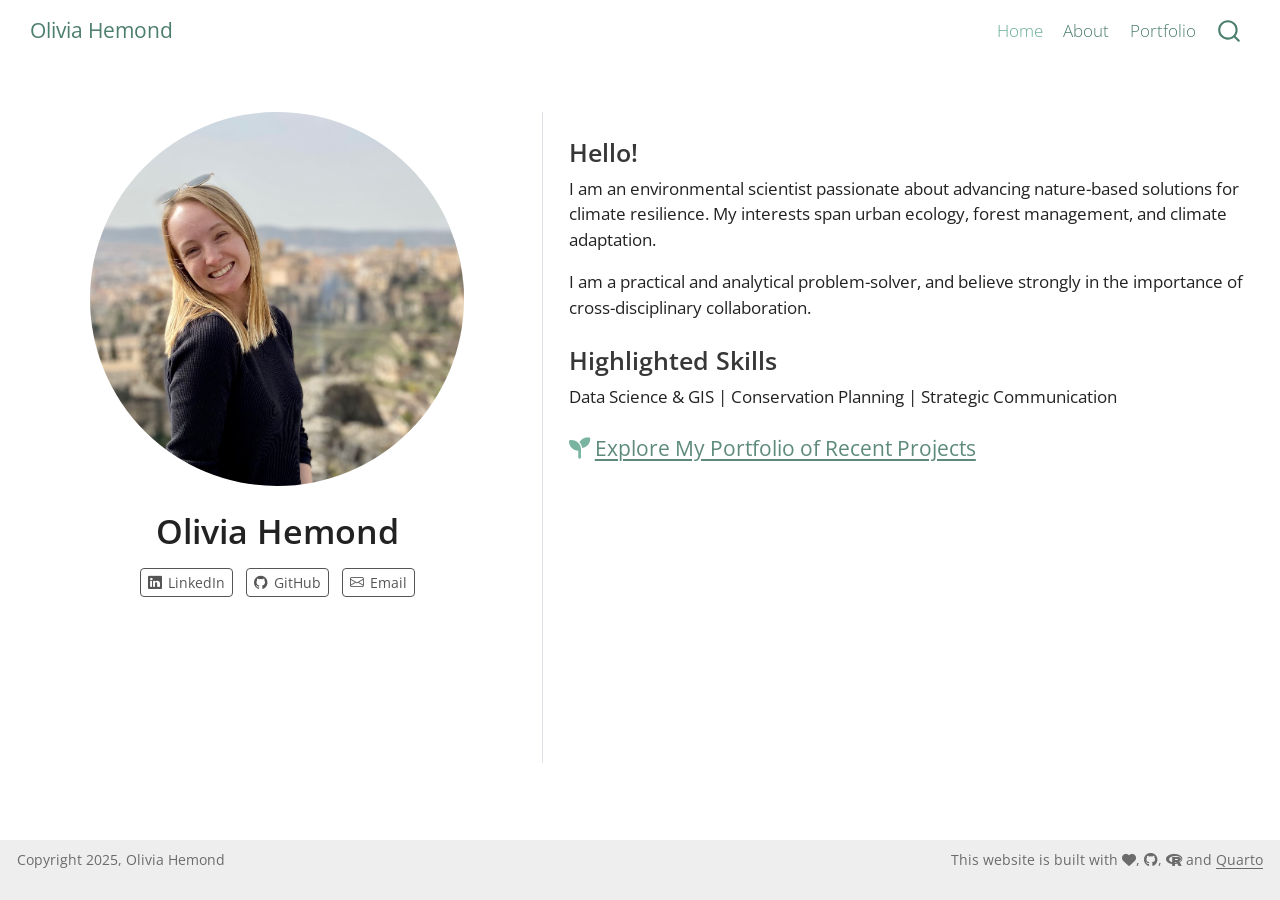
<file: docs/index.html>
<!DOCTYPE html>
<html xmlns="http://www.w3.org/1999/xhtml" lang="en" xml:lang="en"><head>

<meta charset="utf-8">
<meta name="generator" content="quarto-1.6.42">

<meta name="viewport" content="width=device-width, initial-scale=1.0, user-scalable=yes">


<title>Olivia Hemond</title>
<style>
code{white-space: pre-wrap;}
span.smallcaps{font-variant: small-caps;}
div.columns{display: flex; gap: min(4vw, 1.5em);}
div.column{flex: auto; overflow-x: auto;}
div.hanging-indent{margin-left: 1.5em; text-indent: -1.5em;}
ul.task-list{list-style: none;}
ul.task-list li input[type="checkbox"] {
  width: 0.8em;
  margin: 0 0.8em 0.2em -1em; /* quarto-specific, see https://github.com/quarto-dev/quarto-cli/issues/4556 */ 
  vertical-align: middle;
}
</style>


<script src="site_libs/quarto-nav/quarto-nav.js"></script>
<script src="site_libs/quarto-nav/headroom.min.js"></script>
<script src="site_libs/clipboard/clipboard.min.js"></script>
<script src="site_libs/quarto-search/autocomplete.umd.js"></script>
<script src="site_libs/quarto-search/fuse.min.js"></script>
<script src="site_libs/quarto-search/quarto-search.js"></script>
<meta name="quarto:offset" content="./">
<link href="./seedling-solid.svg" rel="icon" type="image/svg+xml">
<script src="site_libs/quarto-html/quarto.js"></script>
<script src="site_libs/quarto-html/popper.min.js"></script>
<script src="site_libs/quarto-html/tippy.umd.min.js"></script>
<link href="site_libs/quarto-html/tippy.css" rel="stylesheet">
<link href="site_libs/quarto-html/quarto-syntax-highlighting-2f5df379a58b258e96c21c0638c20c03.css" rel="stylesheet" id="quarto-text-highlighting-styles">
<script src="site_libs/bootstrap/bootstrap.min.js"></script>
<link href="site_libs/bootstrap/bootstrap-icons.css" rel="stylesheet">
<link href="site_libs/bootstrap/bootstrap-2ff43810e0415d165d09316e6e0e4c4c.min.css" rel="stylesheet" append-hash="true" id="quarto-bootstrap" data-mode="light">
<link href="site_libs/quarto-contrib/fontawesome6-1.2.0/all.min.css" rel="stylesheet">
<link href="site_libs/quarto-contrib/fontawesome6-1.2.0/latex-fontsize.css" rel="stylesheet">
<script id="quarto-search-options" type="application/json">{
  "location": "navbar",
  "copy-button": false,
  "collapse-after": 3,
  "panel-placement": "end",
  "type": "overlay",
  "limit": 50,
  "keyboard-shortcut": [
    "f",
    "/",
    "s"
  ],
  "show-item-context": false,
  "language": {
    "search-no-results-text": "No results",
    "search-matching-documents-text": "matching documents",
    "search-copy-link-title": "Copy link to search",
    "search-hide-matches-text": "Hide additional matches",
    "search-more-match-text": "more match in this document",
    "search-more-matches-text": "more matches in this document",
    "search-clear-button-title": "Clear",
    "search-text-placeholder": "",
    "search-detached-cancel-button-title": "Cancel",
    "search-submit-button-title": "Submit",
    "search-label": "Search"
  }
}</script>


<link rel="stylesheet" href="styles.css">
</head>

<body class="nav-fixed">

<div id="quarto-search-results"></div>
  <header id="quarto-header" class="headroom fixed-top">
    <nav class="navbar navbar-expand-lg " data-bs-theme="dark">
      <div class="navbar-container container-fluid">
      <div class="navbar-brand-container mx-auto">
    <a class="navbar-brand" href="./index.html">
    <span class="navbar-title">Olivia Hemond</span>
    </a>
  </div>
            <div id="quarto-search" class="" title="Search"></div>
          <button class="navbar-toggler" type="button" data-bs-toggle="collapse" data-bs-target="#navbarCollapse" aria-controls="navbarCollapse" role="menu" aria-expanded="false" aria-label="Toggle navigation" onclick="if (window.quartoToggleHeadroom) { window.quartoToggleHeadroom(); }">
  <span class="navbar-toggler-icon"></span>
</button>
          <div class="collapse navbar-collapse" id="navbarCollapse">
            <ul class="navbar-nav navbar-nav-scroll ms-auto">
  <li class="nav-item">
    <a class="nav-link active" href="./index.html" aria-current="page"> 
<span class="menu-text">Home</span></a>
  </li>  
  <li class="nav-item">
    <a class="nav-link" href="./about.html"> 
<span class="menu-text">About</span></a>
  </li>  
  <li class="nav-item">
    <a class="nav-link" href="./projects.html"> 
<span class="menu-text">Portfolio</span></a>
  </li>  
</ul>
          </div> <!-- /navcollapse -->
            <div class="quarto-navbar-tools">
</div>
      </div> <!-- /container-fluid -->
    </nav>
</header>
<!-- content -->
<div id="quarto-content" class="quarto-container page-columns page-rows-contents page-layout-full page-navbar">
<!-- sidebar -->
<!-- margin-sidebar -->
    
<!-- main -->
<div class="quarto-about-trestles column-page">
  <div class="about-entity">
    <img src="headshot2.jpg" class="about-image
  round " style="height: 22em; width: 22em;">
<header id="title-block-header" class="quarto-title-block default">
<div class="quarto-title">
<h1 class="title">Olivia Hemond</h1>
</div>
<div class="quarto-title-meta column-page">
  </div>
</header>
    <div class="about-links">
  <a href="https://www.linkedin.com/in/olivia-hemond-87992418a/" class="about-link" rel="" target="">
    <i class="bi bi-linkedin"></i>
     <span class="about-link-text">LinkedIn</span>
  </a>
  <a href="https://github.com/ohemond25" class="about-link" rel="" target="">
    <i class="bi bi-github"></i>
     <span class="about-link-text">GitHub</span>
  </a>
  <a href="mailto:oahemond@gmail.com" class="about-link" rel="" target="">
    <i class="bi bi-envelope"></i>
     <span class="about-link-text">Email</span>
  </a>
</div>
  </div>
  <div class="about-contents"><main class="content column-page" id="quarto-document-content">
<section id="hello" class="level3">
<h3 data-anchor-id="hello">Hello!</h3>
<p>I am an environmental scientist passionate about advancing nature-based solutions for climate resilience. My interests span urban ecology, forest management, and climate adaptation.</p>
<p>I am a practical and analytical problem-solver, and believe strongly in the importance of cross-disciplinary collaboration.</p>
</section>
<section id="highlighted-skills" class="level3">
<h3 data-anchor-id="highlighted-skills">Highlighted Skills</h3>
<p>Data Science &amp; GIS | Conservation Planning | Strategic Communication</p>
<section id="explore-my-portfolio-of-recent-projects" class="level4">
<h4 data-anchor-id="explore-my-portfolio-of-recent-projects"><i class="fa-solid fa-seedling" style="color: #6aac96;"></i> <a href="https://ohemond25.github.io/oliviahemond.github.io/projects.html">Explore My Portfolio of Recent Projects</a></h4>


</section>
</section>
</main></div>
</div>
 <!-- /main -->
<script id="quarto-html-after-body" type="application/javascript">
window.document.addEventListener("DOMContentLoaded", function (event) {
  const toggleBodyColorMode = (bsSheetEl) => {
    const mode = bsSheetEl.getAttribute("data-mode");
    const bodyEl = window.document.querySelector("body");
    if (mode === "dark") {
      bodyEl.classList.add("quarto-dark");
      bodyEl.classList.remove("quarto-light");
    } else {
      bodyEl.classList.add("quarto-light");
      bodyEl.classList.remove("quarto-dark");
    }
  }
  const toggleBodyColorPrimary = () => {
    const bsSheetEl = window.document.querySelector("link#quarto-bootstrap");
    if (bsSheetEl) {
      toggleBodyColorMode(bsSheetEl);
    }
  }
  toggleBodyColorPrimary();  
  const isCodeAnnotation = (el) => {
    for (const clz of el.classList) {
      if (clz.startsWith('code-annotation-')) {                     
        return true;
      }
    }
    return false;
  }
  const onCopySuccess = function(e) {
    // button target
    const button = e.trigger;
    // don't keep focus
    button.blur();
    // flash "checked"
    button.classList.add('code-copy-button-checked');
    var currentTitle = button.getAttribute("title");
    button.setAttribute("title", "Copied!");
    let tooltip;
    if (window.bootstrap) {
      button.setAttribute("data-bs-toggle", "tooltip");
      button.setAttribute("data-bs-placement", "left");
      button.setAttribute("data-bs-title", "Copied!");
      tooltip = new bootstrap.Tooltip(button, 
        { trigger: "manual", 
          customClass: "code-copy-button-tooltip",
          offset: [0, -8]});
      tooltip.show();    
    }
    setTimeout(function() {
      if (tooltip) {
        tooltip.hide();
        button.removeAttribute("data-bs-title");
        button.removeAttribute("data-bs-toggle");
        button.removeAttribute("data-bs-placement");
      }
      button.setAttribute("title", currentTitle);
      button.classList.remove('code-copy-button-checked');
    }, 1000);
    // clear code selection
    e.clearSelection();
  }
  const getTextToCopy = function(trigger) {
      const codeEl = trigger.previousElementSibling.cloneNode(true);
      for (const childEl of codeEl.children) {
        if (isCodeAnnotation(childEl)) {
          childEl.remove();
        }
      }
      return codeEl.innerText;
  }
  const clipboard = new window.ClipboardJS('.code-copy-button:not([data-in-quarto-modal])', {
    text: getTextToCopy
  });
  clipboard.on('success', onCopySuccess);
  if (window.document.getElementById('quarto-embedded-source-code-modal')) {
    const clipboardModal = new window.ClipboardJS('.code-copy-button[data-in-quarto-modal]', {
      text: getTextToCopy,
      container: window.document.getElementById('quarto-embedded-source-code-modal')
    });
    clipboardModal.on('success', onCopySuccess);
  }
    var localhostRegex = new RegExp(/^(?:http|https):\/\/localhost\:?[0-9]*\//);
    var mailtoRegex = new RegExp(/^mailto:/);
      var filterRegex = new RegExp('/' + window.location.host + '/');
    var isInternal = (href) => {
        return filterRegex.test(href) || localhostRegex.test(href) || mailtoRegex.test(href);
    }
    // Inspect non-navigation links and adorn them if external
 	var links = window.document.querySelectorAll('a[href]:not(.nav-link):not(.navbar-brand):not(.toc-action):not(.sidebar-link):not(.sidebar-item-toggle):not(.pagination-link):not(.no-external):not([aria-hidden]):not(.dropdown-item):not(.quarto-navigation-tool):not(.about-link)');
    for (var i=0; i<links.length; i++) {
      const link = links[i];
      if (!isInternal(link.href)) {
        // undo the damage that might have been done by quarto-nav.js in the case of
        // links that we want to consider external
        if (link.dataset.originalHref !== undefined) {
          link.href = link.dataset.originalHref;
        }
      }
    }
  function tippyHover(el, contentFn, onTriggerFn, onUntriggerFn) {
    const config = {
      allowHTML: true,
      maxWidth: 500,
      delay: 100,
      arrow: false,
      appendTo: function(el) {
          return el.parentElement;
      },
      interactive: true,
      interactiveBorder: 10,
      theme: 'quarto',
      placement: 'bottom-start',
    };
    if (contentFn) {
      config.content = contentFn;
    }
    if (onTriggerFn) {
      config.onTrigger = onTriggerFn;
    }
    if (onUntriggerFn) {
      config.onUntrigger = onUntriggerFn;
    }
    window.tippy(el, config); 
  }
  const noterefs = window.document.querySelectorAll('a[role="doc-noteref"]');
  for (var i=0; i<noterefs.length; i++) {
    const ref = noterefs[i];
    tippyHover(ref, function() {
      // use id or data attribute instead here
      let href = ref.getAttribute('data-footnote-href') || ref.getAttribute('href');
      try { href = new URL(href).hash; } catch {}
      const id = href.replace(/^#\/?/, "");
      const note = window.document.getElementById(id);
      if (note) {
        return note.innerHTML;
      } else {
        return "";
      }
    });
  }
  const xrefs = window.document.querySelectorAll('a.quarto-xref');
  const processXRef = (id, note) => {
    // Strip column container classes
    const stripColumnClz = (el) => {
      el.classList.remove("page-full", "page-columns");
      if (el.children) {
        for (const child of el.children) {
          stripColumnClz(child);
        }
      }
    }
    stripColumnClz(note)
    if (id === null || id.startsWith('sec-')) {
      // Special case sections, only their first couple elements
      const container = document.createElement("div");
      if (note.children && note.children.length > 2) {
        container.appendChild(note.children[0].cloneNode(true));
        for (let i = 1; i < note.children.length; i++) {
          const child = note.children[i];
          if (child.tagName === "P" && child.innerText === "") {
            continue;
          } else {
            container.appendChild(child.cloneNode(true));
            break;
          }
        }
        if (window.Quarto?.typesetMath) {
          window.Quarto.typesetMath(container);
        }
        return container.innerHTML
      } else {
        if (window.Quarto?.typesetMath) {
          window.Quarto.typesetMath(note);
        }
        return note.innerHTML;
      }
    } else {
      // Remove any anchor links if they are present
      const anchorLink = note.querySelector('a.anchorjs-link');
      if (anchorLink) {
        anchorLink.remove();
      }
      if (window.Quarto?.typesetMath) {
        window.Quarto.typesetMath(note);
      }
      if (note.classList.contains("callout")) {
        return note.outerHTML;
      } else {
        return note.innerHTML;
      }
    }
  }
  for (var i=0; i<xrefs.length; i++) {
    const xref = xrefs[i];
    tippyHover(xref, undefined, function(instance) {
      instance.disable();
      let url = xref.getAttribute('href');
      let hash = undefined; 
      if (url.startsWith('#')) {
        hash = url;
      } else {
        try { hash = new URL(url).hash; } catch {}
      }
      if (hash) {
        const id = hash.replace(/^#\/?/, "");
        const note = window.document.getElementById(id);
        if (note !== null) {
          try {
            const html = processXRef(id, note.cloneNode(true));
            instance.setContent(html);
          } finally {
            instance.enable();
            instance.show();
          }
        } else {
          // See if we can fetch this
          fetch(url.split('#')[0])
          .then(res => res.text())
          .then(html => {
            const parser = new DOMParser();
            const htmlDoc = parser.parseFromString(html, "text/html");
            const note = htmlDoc.getElementById(id);
            if (note !== null) {
              const html = processXRef(id, note);
              instance.setContent(html);
            } 
          }).finally(() => {
            instance.enable();
            instance.show();
          });
        }
      } else {
        // See if we can fetch a full url (with no hash to target)
        // This is a special case and we should probably do some content thinning / targeting
        fetch(url)
        .then(res => res.text())
        .then(html => {
          const parser = new DOMParser();
          const htmlDoc = parser.parseFromString(html, "text/html");
          const note = htmlDoc.querySelector('main.content');
          if (note !== null) {
            // This should only happen for chapter cross references
            // (since there is no id in the URL)
            // remove the first header
            if (note.children.length > 0 && note.children[0].tagName === "HEADER") {
              note.children[0].remove();
            }
            const html = processXRef(null, note);
            instance.setContent(html);
          } 
        }).finally(() => {
          instance.enable();
          instance.show();
        });
      }
    }, function(instance) {
    });
  }
      let selectedAnnoteEl;
      const selectorForAnnotation = ( cell, annotation) => {
        let cellAttr = 'data-code-cell="' + cell + '"';
        let lineAttr = 'data-code-annotation="' +  annotation + '"';
        const selector = 'span[' + cellAttr + '][' + lineAttr + ']';
        return selector;
      }
      const selectCodeLines = (annoteEl) => {
        const doc = window.document;
        const targetCell = annoteEl.getAttribute("data-target-cell");
        const targetAnnotation = annoteEl.getAttribute("data-target-annotation");
        const annoteSpan = window.document.querySelector(selectorForAnnotation(targetCell, targetAnnotation));
        const lines = annoteSpan.getAttribute("data-code-lines").split(",");
        const lineIds = lines.map((line) => {
          return targetCell + "-" + line;
        })
        let top = null;
        let height = null;
        let parent = null;
        if (lineIds.length > 0) {
            //compute the position of the single el (top and bottom and make a div)
            const el = window.document.getElementById(lineIds[0]);
            top = el.offsetTop;
            height = el.offsetHeight;
            parent = el.parentElement.parentElement;
          if (lineIds.length > 1) {
            const lastEl = window.document.getElementById(lineIds[lineIds.length - 1]);
            const bottom = lastEl.offsetTop + lastEl.offsetHeight;
            height = bottom - top;
          }
          if (top !== null && height !== null && parent !== null) {
            // cook up a div (if necessary) and position it 
            let div = window.document.getElementById("code-annotation-line-highlight");
            if (div === null) {
              div = window.document.createElement("div");
              div.setAttribute("id", "code-annotation-line-highlight");
              div.style.position = 'absolute';
              parent.appendChild(div);
            }
            div.style.top = top - 2 + "px";
            div.style.height = height + 4 + "px";
            div.style.left = 0;
            let gutterDiv = window.document.getElementById("code-annotation-line-highlight-gutter");
            if (gutterDiv === null) {
              gutterDiv = window.document.createElement("div");
              gutterDiv.setAttribute("id", "code-annotation-line-highlight-gutter");
              gutterDiv.style.position = 'absolute';
              const codeCell = window.document.getElementById(targetCell);
              const gutter = codeCell.querySelector('.code-annotation-gutter');
              gutter.appendChild(gutterDiv);
            }
            gutterDiv.style.top = top - 2 + "px";
            gutterDiv.style.height = height + 4 + "px";
          }
          selectedAnnoteEl = annoteEl;
        }
      };
      const unselectCodeLines = () => {
        const elementsIds = ["code-annotation-line-highlight", "code-annotation-line-highlight-gutter"];
        elementsIds.forEach((elId) => {
          const div = window.document.getElementById(elId);
          if (div) {
            div.remove();
          }
        });
        selectedAnnoteEl = undefined;
      };
        // Handle positioning of the toggle
    window.addEventListener(
      "resize",
      throttle(() => {
        elRect = undefined;
        if (selectedAnnoteEl) {
          selectCodeLines(selectedAnnoteEl);
        }
      }, 10)
    );
    function throttle(fn, ms) {
    let throttle = false;
    let timer;
      return (...args) => {
        if(!throttle) { // first call gets through
            fn.apply(this, args);
            throttle = true;
        } else { // all the others get throttled
            if(timer) clearTimeout(timer); // cancel #2
            timer = setTimeout(() => {
              fn.apply(this, args);
              timer = throttle = false;
            }, ms);
        }
      };
    }
      // Attach click handler to the DT
      const annoteDls = window.document.querySelectorAll('dt[data-target-cell]');
      for (const annoteDlNode of annoteDls) {
        annoteDlNode.addEventListener('click', (event) => {
          const clickedEl = event.target;
          if (clickedEl !== selectedAnnoteEl) {
            unselectCodeLines();
            const activeEl = window.document.querySelector('dt[data-target-cell].code-annotation-active');
            if (activeEl) {
              activeEl.classList.remove('code-annotation-active');
            }
            selectCodeLines(clickedEl);
            clickedEl.classList.add('code-annotation-active');
          } else {
            // Unselect the line
            unselectCodeLines();
            clickedEl.classList.remove('code-annotation-active');
          }
        });
      }
  const findCites = (el) => {
    const parentEl = el.parentElement;
    if (parentEl) {
      const cites = parentEl.dataset.cites;
      if (cites) {
        return {
          el,
          cites: cites.split(' ')
        };
      } else {
        return findCites(el.parentElement)
      }
    } else {
      return undefined;
    }
  };
  var bibliorefs = window.document.querySelectorAll('a[role="doc-biblioref"]');
  for (var i=0; i<bibliorefs.length; i++) {
    const ref = bibliorefs[i];
    const citeInfo = findCites(ref);
    if (citeInfo) {
      tippyHover(citeInfo.el, function() {
        var popup = window.document.createElement('div');
        citeInfo.cites.forEach(function(cite) {
          var citeDiv = window.document.createElement('div');
          citeDiv.classList.add('hanging-indent');
          citeDiv.classList.add('csl-entry');
          var biblioDiv = window.document.getElementById('ref-' + cite);
          if (biblioDiv) {
            citeDiv.innerHTML = biblioDiv.innerHTML;
          }
          popup.appendChild(citeDiv);
        });
        return popup.innerHTML;
      });
    }
  }
});
</script>
</div> <!-- /content -->
<footer class="footer">
  <div class="nav-footer">
    <div class="nav-footer-left">
<p>Copyright 2025, Olivia Hemond</p>
</div>   
    <div class="nav-footer-center">
      &nbsp;
    </div>
    <div class="nav-footer-right">
<p>This website is built with <i class="fa-solid fa-heart" title="a heart" aria-label="heart"></i>, <a href="https://github.com/ohemond25" target="_blank"><i class="fa-brands fa-github" title="GitHub octocat logo" aria-label="github"></i></a>, <a href="https://www.r-project.org/about.html" target="_blank"><i class="fa-brands fa-r-project" title="R Project" aria-label="r-project"></i></a> and <a href="https://quarto.org/" target="_blank">Quarto</a></p>
</div>
  </div>
</footer>




</body></html>
</file>
<file: docs/site_libs/quarto-html/tippy.css>
.tippy-box[data-animation=fade][data-state=hidden]{opacity:0}[data-tippy-root]{max-width:calc(100vw - 10px)}.tippy-box{position:relative;background-color:#333;color:#fff;border-radius:4px;font-size:14px;line-height:1.4;white-space:normal;outline:0;transition-property:transform,visibility,opacity}.tippy-box[data-placement^=top]>.tippy-arrow{bottom:0}.tippy-box[data-placement^=top]>.tippy-arrow:before{bottom:-7px;left:0;border-width:8px 8px 0;border-top-color:initial;transform-origin:center top}.tippy-box[data-placement^=bottom]>.tippy-arrow{top:0}.tippy-box[data-placement^=bottom]>.tippy-arrow:before{top:-7px;left:0;border-width:0 8px 8px;border-bottom-color:initial;transform-origin:center bottom}.tippy-box[data-placement^=left]>.tippy-arrow{right:0}.tippy-box[data-placement^=left]>.tippy-arrow:before{border-width:8px 0 8px 8px;border-left-color:initial;right:-7px;transform-origin:center left}.tippy-box[data-placement^=right]>.tippy-arrow{left:0}.tippy-box[data-placement^=right]>.tippy-arrow:before{left:-7px;border-width:8px 8px 8px 0;border-right-color:initial;transform-origin:center right}.tippy-box[data-inertia][data-state=visible]{transition-timing-function:cubic-bezier(.54,1.5,.38,1.11)}.tippy-arrow{width:16px;height:16px;color:#333}.tippy-arrow:before{content:"";position:absolute;border-color:transparent;border-style:solid}.tippy-content{position:relative;padding:5px 9px;z-index:1}
</file>
<file: docs/site_libs/quarto-html/quarto-syntax-highlighting-2f5df379a58b258e96c21c0638c20c03.css>
/* quarto syntax highlight colors */
:root {
  --quarto-hl-ot-color: #003B4F;
  --quarto-hl-at-color: #657422;
  --quarto-hl-ss-color: #20794D;
  --quarto-hl-an-color: #5E5E5E;
  --quarto-hl-fu-color: #4758AB;
  --quarto-hl-st-color: #20794D;
  --quarto-hl-cf-color: #003B4F;
  --quarto-hl-op-color: #5E5E5E;
  --quarto-hl-er-color: #AD0000;
  --quarto-hl-bn-color: #AD0000;
  --quarto-hl-al-color: #AD0000;
  --quarto-hl-va-color: #111111;
  --quarto-hl-bu-color: inherit;
  --quarto-hl-ex-color: inherit;
  --quarto-hl-pp-color: #AD0000;
  --quarto-hl-in-color: #5E5E5E;
  --quarto-hl-vs-color: #20794D;
  --quarto-hl-wa-color: #5E5E5E;
  --quarto-hl-do-color: #5E5E5E;
  --quarto-hl-im-color: #00769E;
  --quarto-hl-ch-color: #20794D;
  --quarto-hl-dt-color: #AD0000;
  --quarto-hl-fl-color: #AD0000;
  --quarto-hl-co-color: #5E5E5E;
  --quarto-hl-cv-color: #5E5E5E;
  --quarto-hl-cn-color: #8f5902;
  --quarto-hl-sc-color: #5E5E5E;
  --quarto-hl-dv-color: #AD0000;
  --quarto-hl-kw-color: #003B4F;
}

/* other quarto variables */
:root {
  --quarto-font-monospace: SFMono-Regular, Menlo, Monaco, Consolas, "Liberation Mono", "Courier New", monospace;
}

pre > code.sourceCode > span {
  color: #003B4F;
}

code span {
  color: #003B4F;
}

code.sourceCode > span {
  color: #003B4F;
}

div.sourceCode,
div.sourceCode pre.sourceCode {
  color: #003B4F;
}

code span.ot {
  color: #003B4F;
  font-style: inherit;
}

code span.at {
  color: #657422;
  font-style: inherit;
}

code span.ss {
  color: #20794D;
  font-style: inherit;
}

code span.an {
  color: #5E5E5E;
  font-style: inherit;
}

code span.fu {
  color: #4758AB;
  font-style: inherit;
}

code span.st {
  color: #20794D;
  font-style: inherit;
}

code span.cf {
  color: #003B4F;
  font-weight: bold;
  font-style: inherit;
}

code span.op {
  color: #5E5E5E;
  font-style: inherit;
}

code span.er {
  color: #AD0000;
  font-style: inherit;
}

code span.bn {
  color: #AD0000;
  font-style: inherit;
}

code span.al {
  color: #AD0000;
  font-style: inherit;
}

code span.va {
  color: #111111;
  font-style: inherit;
}

code span.bu {
  font-style: inherit;
}

code span.ex {
  font-style: inherit;
}

code span.pp {
  color: #AD0000;
  font-style: inherit;
}

code span.in {
  color: #5E5E5E;
  font-style: inherit;
}

code span.vs {
  color: #20794D;
  font-style: inherit;
}

code span.wa {
  color: #5E5E5E;
  font-style: italic;
}

code span.do {
  color: #5E5E5E;
  font-style: italic;
}

code span.im {
  color: #00769E;
  font-style: inherit;
}

code span.ch {
  color: #20794D;
  font-style: inherit;
}

code span.dt {
  color: #AD0000;
  font-style: inherit;
}

code span.fl {
  color: #AD0000;
  font-style: inherit;
}

code span.co {
  color: #5E5E5E;
  font-style: inherit;
}

code span.cv {
  color: #5E5E5E;
  font-style: italic;
}

code span.cn {
  color: #8f5902;
  font-style: inherit;
}

code span.sc {
  color: #5E5E5E;
  font-style: inherit;
}

code span.dv {
  color: #AD0000;
  font-style: inherit;
}

code span.kw {
  color: #003B4F;
  font-weight: bold;
  font-style: inherit;
}

.prevent-inlining {
  content: "</";
}

/*# sourceMappingURL=35eb38a806ee71ea6d2563be2308c832.css.map */
</file>
<file: docs/site_libs/quarto-contrib/fontawesome6-1.2.0/latex-fontsize.css>
.fa-tiny {
  font-size: 0.5em;
}
.fa-scriptsize {
  font-size: 0.7em;
}
.fa-footnotesize {
  font-size: 0.8em;
}
.fa-small {
  font-size: 0.9em;
}
.fa-normalsize {
  font-size: 1em;
}
.fa-large {
  font-size: 1.2em;
}
.fa-Large {
  font-size: 1.5em;
}
.fa-LARGE {
  font-size: 1.75em;
}
.fa-huge {
  font-size: 2em;
}
.fa-Huge {
  font-size: 2.5em;
}
</file>
<file: docs/styles.css>
/* css styles */
</file>
